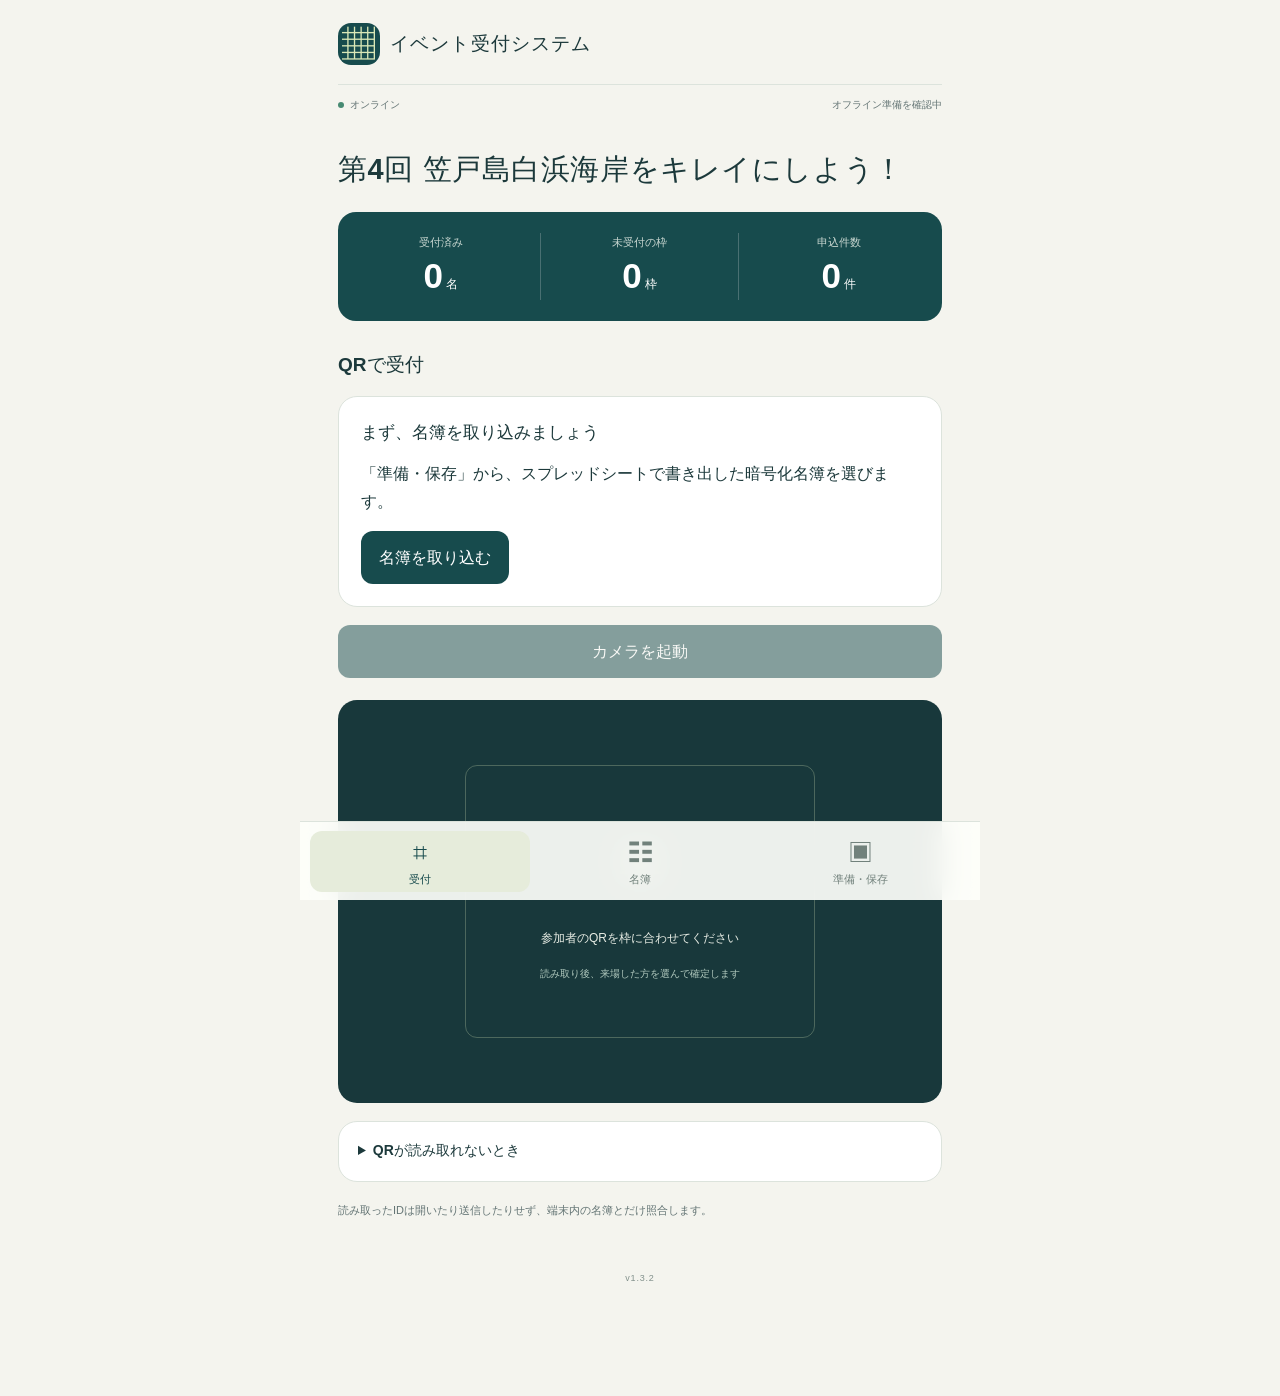
<file: docs/index.html>
<!doctype html>
<html lang="ja">
<head>
  <meta charset="utf-8">
  <meta name="viewport" content="width=device-width,initial-scale=1,viewport-fit=cover">
  <meta http-equiv="Content-Security-Policy" content="default-src 'none'; script-src 'self'; style-src 'self'; img-src 'self' data: blob:; media-src 'self' blob:; connect-src 'self'; worker-src 'self'; manifest-src 'self'; object-src 'none'; base-uri 'none'; form-action 'none'">
  <meta name="referrer" content="no-referrer">
  <meta name="theme-color" content="#143f43">
  <meta name="apple-mobile-web-app-capable" content="yes">
  <meta name="apple-mobile-web-app-status-bar-style" content="default">
  <meta name="apple-mobile-web-app-title" content="イベント受付システム">
  <meta name="description" content="イベントのオフライン受付。名簿と受付記録は端末内で暗号化保存。">
  <link rel="manifest" href="./manifest.webmanifest">
  <link rel="icon" href="./icon.svg" type="image/svg+xml">
  <link rel="apple-touch-icon" href="./icon-192.png">
  <link rel="stylesheet" href="./style.css">
  <title>イベント受付システム</title>
  <script defer src="./vendor/jsQR.js"></script>
  <script type="module" src="./app.mjs"></script>
</head>
<body>
<div class="shell">
  <header class="topbar"><a class="brand" href="./" aria-label="イベント受付システム ホーム"><span class="brand-icon" aria-hidden="true">▦</span><span>イベント受付システム</span></a></header>
  <div class="connection"><span id="network">接続を確認中</span><span id="offline-state" role="status">オフライン準備を確認中</span></div>
  <div id="notice" class="notice" role="status" aria-live="polite" hidden></div>
  <section id="gate" class="gate">
    <div class="card gate-card"><h2 id="gate-title">読み込み中</h2><p id="gate-help" class="muted">保存した受付データを開いています。起動用パスフレーズは不要です。</p>
      <button id="reload" class="secondary wide">再読み込み</button>
      <label class="file-button secondary" for="restore">暗号化バックアップから復元</label>
    </div>
    <p class="fine center">初回のみオンラインで準備。ホーム画面へ追加してから<br>そのアイコンで開き、名簿を取り込んでください。</p>
  </section>
  <main id="workspace" hidden>
    <section class="event-head"><h1 id="event-name">イベント受付</h1></section>
    <div class="stats" aria-label="受付状況"><div><span>受付済み</span><strong id="checked-count">0<small>名</small></strong></div><div><span>未受付の枠</span><strong id="remaining-count">0<small>枠</small></strong></div><div><span>申込件数</span><strong id="group-count">0<small>件</small></strong></div></div><p id="provisional-note" class="fine" hidden>人数と氏名に食い違いがある申込は、氏名不明の仮枠を含みます。実際に来場した方だけ選んで受付してください。</p>
    <section id="tab-scan" class="tab-panel">
      <div class="section-heading"><h2>QRで受付</h2></div>
      <div id="no-roster" class="card"><h3>まず、名簿を取り込みましょう</h3><p>「準備・保存」から、スプレッドシートで書き出した暗号化名簿を選びます。</p><button class="primary" data-tab="data">名簿を取り込む</button></div>
      <div class="camera-controls"><button id="start-camera" class="primary">カメラを起動</button><button id="stop-camera" class="secondary" hidden>カメラを停止</button></div>
      <div class="camera" id="camera-box"><video id="video" playsinline muted autoplay aria-label="受付用カメラ"></video><div id="camera-idle"><span class="scan-symbol" aria-hidden="true">⌗</span><p>参加者のQRを枠に合わせてください</p><p class="fine">読み取り後、来場した方を選んで確定します</p></div><div class="scan-frame" aria-hidden="true"></div></div>
      
      <details class="card compact"><summary>QRが読み取れないとき</summary><p class="muted">名簿から名前で探すか、メールに記載の受付番号を入力できます。以前の受付IDも使えます。</p><form id="manual-form"><label for="manual-id">受付番号・受付ID</label><input id="manual-id" autocomplete="off" autocapitalize="off" spellcheck="false" placeholder="EV2701-0001" maxlength="100"><button type="submit" class="secondary wide">申込を表示</button></form><button class="text-button" data-tab="list">名前から探す →</button></details>
      <p class="fine">読み取ったIDは開いたり送信したりせず、端末内の名簿とだけ照合します。</p>
    </section>
    <section id="tab-list" class="tab-panel" hidden><div class="section-heading"><h2>名簿を探す</h2><span id="list-count" class="muted"></span></div><label for="search">氏名・代表者名・受付番号・受付ID</label><input id="search" type="search" placeholder="名前・受付番号を入力" autocomplete="off"><label for="filter" class="sr-only">受付状態</label><select id="filter"><option value="all">すべて表示</option><option value="pending">未受付のみ</option><option value="checked">受付済みのみ</option><option value="review">当日確認が必要な申込</option></select><div id="people-list" class="people-list"></div><p id="list-limit" class="fine"></p></section>
    <section id="tab-data" class="tab-panel" hidden>
      <div class="section-heading"><h2>準備・保存</h2><span class="pill">受付前にチェック</span></div>
      <div id="legacy-card" class="card" hidden><h3>旧版の記録を引き継ぐ（任意）</h3><p class="muted">旧版の暗号化記録をそのまま保管しています。サイトを開くためのパスワードは不要です。以前の受付済み記録が必要な場合だけ、下の操作で引き継げます。</p><label for="legacy-record">保管した記録</label><select id="legacy-record"></select><button id="migrate" class="secondary wide">旧版の記録を引き継ぐ</button><button id="legacy-export" class="secondary wide">旧版の暗号化ファイルを保存</button><p class="fine">引き継ぎには旧版で設定したパスフレーズが必要です。通常のバックアップには現在の受付データを保存します。保管分は上のボタンから別に保存できます。</p></div>
      <div class="card"><h3>1. 暗号化した受付名簿を取り込む</h3><p class="muted">PCのスプレッドシートで「イベント受付 → 受付名簿を暗号化して書き出す」を選び、保存したJSONだけをiPhoneへ渡してください。電話番号・住所・メールは含みません。</p><label class="file-button primary" for="roster-file">暗号化名簿を選ぶ</label><input id="roster-file" type="file" accept=".json,application/json" hidden><p id="import-info" class="fine">まだ取り込まれていません。</p><p class="fine">書き出し時の受け渡し用パスフレーズを入力します。再取り込み時も、同じ人物IDの受付記録を引き継ぎます。平文CSVは取り込みません。</p></div>
      <div class="card"><h3>2. オフラインで起動を確認</h3><p class="muted">Safariの共有メニューから「ホーム画面に追加」。そのアイコンで開いて名簿を取り込み、機内モードでアプリを開き直してください。</p><button id="check-offline" class="secondary wide">必要ファイルの保存を確認</button><p id="cache-detail" class="fine"></p><p class="fine">「準備完了」はファイル保存の確認です。実際のiPhoneでQR読取・受付・再起動まで確認してから本番で使ってください。</p></div>
      <div class="card"><h3>3. 記録のバックアップ</h3><p class="muted">名簿・受付日時・当日確認メモをまとめて保存します。バックアップ用パスフレーズを設定し、その言葉で復元します。アプリ起動時の入力は不要です。</p><button id="backup" class="primary wide">暗号化バックアップを保存</button><label class="file-button secondary" for="restore">暗号化バックアップから復元</label><button id="export-csv" class="secondary wide">受付結果をCSVで保存（暗号化なし）</button><p class="fine">受付記録はGoogleへ自動同期されません。終了後にバックアップを保存してください。</p></div>
      <div class="card"><h3>セキュリティと運用</h3><ul class="guide-list"><li>起動用パスフレーズ・自動ロックはありません。iPhoneのパスコード・Face IDで端末を保護してください。</li><li>名簿・受付日時は端末に保存した暗号鍵で暗号化し、自動で開きます。</li><li>受付確定は保存完了後に表示。二重受付を検出します。</li><li>QRの転送やスクリーンショットは防げません。表示された氏名を本人と確認してください。</li><li>サイトデータの削除・アプリ削除・端末故障に備え、暗号化バックアップを保管してください。</li></ul><button id="erase" class="danger wide">この端末の名簿と記録を削除</button></div>
    </section>
  </main>
  <footer class="footnote">v1.3.2</footer>
</div>
<nav id="navigation" class="bottom-nav" aria-label="メニュー" hidden><button class="active" data-tab="scan" aria-current="page"><span aria-hidden="true">⌗</span>受付</button><button data-tab="list"><span aria-hidden="true">☷</span>名簿</button><button data-tab="data"><span aria-hidden="true">▣</span>準備・保存</button></nav>
<dialog id="group-dialog"><div class="dialog-head"><div><p class="eyebrow">ARRIVAL CONFIRMATION</p><h2 id="group-title">来場した方を選択</h2></div><button id="close-group" class="small" aria-label="閉じる">閉じる</button></div><p id="group-status" class="muted"></p><div id="dialog-notice" class="notice" role="status" aria-live="polite" hidden></div><div id="group-warning" class="notice error" hidden></div><form id="checkin-form"><div id="group-members"></div><button id="checkin-submit" type="submit" class="primary wide">選択した方を受付</button></form><p class="fine">全員が揃っていなくても、来場した方だけ受付できます。</p><section id="review-section" class="review-section" hidden><h3>当日確認の記録</h3><label for="review-note">実際の人数・氏名などの確認メモ（任意）</label><textarea id="review-note" rows="3" maxlength="2000" placeholder="例：追加は2名。氏名不明の枠は来場なし。"></textarea><p id="review-status" class="fine"></p><button id="save-review" class="secondary wide" type="button">確認済みにしてメモを保存</button><p class="fine">受付の確定とは別の操作です。メモはこの端末内に保存し、受付結果CSVにも出力します。</p></section></dialog>
<dialog id="import-dialog"><div class="dialog-head"><h2>暗号化名簿を開く</h2><button id="import-cancel" class="small" type="button">取り消す</button></div><p class="muted">PCで書き出すときに設定した、受け渡し用パスフレーズを入力してください。取り込み後のアプリ起動時には入力しません。</p><div id="import-error" class="notice error" role="status" aria-live="polite" hidden></div><form id="import-form"><label for="import-passphrase">受け渡し用パスフレーズ</label><input id="import-passphrase" type="password" maxlength="200" autocomplete="off" required><button id="import-submit" type="submit" class="primary wide">復号して取り込む</button></form><p class="fine">復号と名簿の検証が完了するまで、現在の名簿・受付記録を変更しません。受け渡し用パスフレーズは保存しません。</p></dialog>
<dialog id="backup-dialog"><div class="dialog-head"><h2 id="backup-title">暗号化バックアップ</h2><button id="backup-cancel" class="small" type="button">取り消す</button></div><p id="backup-help" class="muted"></p><div id="backup-error" class="notice error" role="status" aria-live="polite" hidden></div><form id="backup-form"><label for="backup-passphrase">ファイル用パスフレーズ</label><input id="backup-passphrase" type="password" maxlength="200" required autocomplete="off"><div id="backup-confirm-wrap" hidden><label for="backup-confirm">もう一度入力</label><input id="backup-confirm" type="password" maxlength="200" autocomplete="new-password"></div><button id="backup-submit" class="primary wide" type="submit">続ける</button></form><p class="fine">パスフレーズは保存しません。バックアップを復元する際に必要です。</p></dialog>
<input id="restore" type="file" accept=".json,application/json" hidden>
<noscript>この受付アプリを使用するにはJavaScriptを有効にしてください。</noscript>
</body></html>
</file>
<file: docs/style.css>
:root{font-family:-apple-system,BlinkMacSystemFont,"Hiragino Kaku Gothic ProN","Yu Gothic",sans-serif;color:#1c393b;background:#f4f4ee;font-synthesis:none;--green:#174b4d;--muted:#637474;--line:#dce3dc;--cream:#f4f4ee;--accent:#dbe8b7}*{box-sizing:border-box}body{margin:0;line-height:1.7}button,input,select{font:inherit}button,.file-button{touch-action:manipulation}button{cursor:pointer}button:disabled{opacity:.5;cursor:wait}button:focus-visible,a:focus-visible,summary:focus-visible{outline:3px solid #d59d28;outline-offset:3px}input,select{width:100%;min-height:50px;padding:12px 14px;background:#fff;border:1px solid #b8c8c3;border-radius:12px;color:#193c3f;font-size:16px}input:focus,select:focus{outline:2px solid #267a72;outline-offset:1px}label{display:block;font-size:14px;font-weight:600;margin:12px 0 6px}button{border:0;border-radius:12px;padding:13px 18px;min-height:48px;font-weight:650}a{color:inherit}.shell{max-width:680px;margin:auto;padding:env(safe-area-inset-top) 22px 110px}.topbar{display:flex;align-items:center;justify-content:space-between;padding:23px 0 19px;border-bottom:1px solid var(--line)}.brand{display:flex;gap:10px;align-items:center;text-decoration:none;font-size:19px;font-weight:700;letter-spacing:.06em;line-height:1.3}.brand-icon{display:grid;place-items:center;width:42px;height:42px;border-radius:13px;background:var(--green);color:var(--accent);font-size:33px}.brand-sub{display:block;font-size:9px;font-weight:600;letter-spacing:.15em;margin-top:4px}.connection{display:flex;justify-content:space-between;gap:10px;font-size:10px;color:var(--muted);padding:11px 0;flex-wrap:wrap}.connection span:first-child:before{content:"";display:inline-block;width:6px;height:6px;border-radius:50%;background:#478a72;margin-right:6px}.eyebrow{font-size:10px;font-weight:700;letter-spacing:.17em;color:#5b7b73;margin:0 0 10px}.gate{padding-top:40px}.gate h1{font-size:clamp(30px,7vw,43px);line-height:1.5;letter-spacing:.02em;margin:0 0 20px;font-weight:700}.muted{color:var(--muted);font-size:14px}h1,h2,h3,p{overflow-wrap:anywhere}h2{font-size:20px;margin:0}h3{font-size:17px;margin:0 0 12px}p{margin:10px 0 16px}.card{background:#fff;border:1px solid var(--line);border-radius:19px;padding:22px;margin:18px 0}.gate-card{margin-top:30px}.gate-card h2{margin-top:15px}.pill{display:inline-block;padding:4px 9px;font-size:10px;font-weight:700;letter-spacing:.03em;border-radius:5px;background:#e9f0df;color:#3d6353}.primary{background:var(--green);color:#fff}.primary:active{background:#286366}.secondary{background:#eaf0eb;color:var(--green)}.small{background:#e6ece5;color:var(--green);padding:7px 12px;font-size:12px;min-height:40px}.wide{width:100%;margin-top:12px}.file-button{display:block;text-align:center;font-size:15px;padding:13px 16px;border-radius:12px;cursor:pointer;min-height:50px}.fine{font-size:11px;color:var(--muted);line-height:1.85}.center{text-align:center}.event-head{padding:24px 0 15px}.event-head h1{font-size:24px;line-height:1.5;margin:0;letter-spacing:.02em}.stats{display:grid;grid-template-columns:repeat(3,1fr);background:var(--green);color:#fff;border-radius:18px;padding:21px 4px;margin:5px 0 28px}.stats>div{text-align:center;border-right:1px solid #497072}.stats>div:last-child{border:none}.stats span{display:block;font-size:11px;color:#c9d7d1}.stats strong{display:block;font-size:35px;font-weight:600;line-height:1.4;font-variant-numeric:tabular-nums}.stats small{font-size:12px;margin-left:3px;font-weight:500}.section-heading{display:flex;align-items:center;justify-content:space-between;gap:8px;margin:20px 0 15px}.section-heading h2{font-size:19px}.camera{aspect-ratio:1.2;background:#18383b;border-radius:19px;position:relative;overflow:hidden;color:#e7ece4;display:grid;place-items:center}.camera video{position:absolute;width:100%;height:100%;object-fit:cover}.camera video:not(.live){visibility:hidden}#camera-idle{text-align:center;z-index:1;padding:25px}#camera-idle p{font-size:12px}#camera-idle .fine{font-size:10px;color:#b1c9be}.scan-symbol{font-size:82px;font-weight:200;color:#d9e9ba;line-height:1.4}.scan-frame{position:absolute;inset:16% 21%;border:1px solid #dbe8b745;border-radius:12px;pointer-events:none}.camera-controls{display:flex;gap:10px;margin:14px 0 22px}.camera-controls button{flex:1}.compact{padding:17px 19px}.compact summary{cursor:pointer;font-size:14px;font-weight:600;min-height:25px}.text-button{color:var(--green);background:transparent;font-size:13px;padding-left:0}.people-list{margin-top:18px}.person-row{display:flex;align-items:center;justify-content:space-between;gap:10px;background:#fff;border:1px solid var(--line);border-radius:13px;padding:15px;margin:9px 0;width:100%;text-align:left}.person-name{font-size:15px;font-weight:650}.person-detail{display:block;font-size:11px;font-weight:400;color:var(--muted);margin-top:4px}.badge{white-space:nowrap;font-size:11px;padding:4px 9px;border-radius:6px;background:#eee;color:#667}.badge.done{background:#e2edce;color:#395c36}.notice{border-radius:12px;background:#e6edda;border:1px solid #d1dfbe;padding:13px 16px;font-size:13px;margin:12px 0}.notice.error{background:#fff0e6;border-color:#edc7b6;color:#8b4028}.notice.success{background:#dcecd8;color:#2c5b37}.footnote{font-size:9px;letter-spacing:.09em;color:#81908b;text-align:center;padding-top:35px}.footnote span{margin:0 7px}.bottom-nav{position:fixed;bottom:0;left:50%;transform:translateX(-50%);width:min(680px,100%);background:#fdfefaed;backdrop-filter:blur(14px);border-top:1px solid var(--line);display:flex;padding:9px 10px calc(8px + env(safe-area-inset-bottom));z-index:5}.bottom-nav button{flex:1;border-radius:12px;background:transparent;color:#71817b;font-size:11px;padding:5px 8px;line-height:1.4}.bottom-nav button>span{font-size:25px;display:block;font-weight:400;line-height:1.3;margin-bottom:3px}.bottom-nav button.active{color:var(--green);background:#e6ecdb}.guide-list{padding-left:19px;font-size:12px;color:var(--muted)}.guide-list li{margin:10px 0}.danger{background:#fff2eb;color:#9a4432;border:1px solid #f1d9cc}dialog{width:min(600px,calc(100% - 28px));max-height:88dvh;overflow:auto;border:1px solid var(--line);border-radius:22px;padding:24px;color:#1c393b;background:var(--cream)}dialog::backdrop{background:#0b292cc9}.dialog-head{display:flex;align-items:center;justify-content:space-between;gap:12px}.member{padding:15px;background:white;border:1px solid var(--line);border-radius:13px;margin:10px 0}.member label{display:flex;align-items:flex-start;gap:12px;margin:0;cursor:pointer}.member input{width:24px;min-height:24px;height:24px;margin:3px 0;flex-shrink:0;accent-color:var(--green)}.member-note{display:block;font-size:11px;font-weight:400;color:#73583f;white-space:pre-line;margin-top:7px}.undo{background:transparent;color:#8e4e35;padding:4px 0;min-height:36px;font-size:11px}.sr-only{position:absolute;width:1px;height:1px;padding:0;overflow:hidden;clip:rect(0,0,0,0);white-space:nowrap;border:0}[hidden]{display:none!important}select{margin-top:10px}#no-roster{margin-top:0}#notice{position:sticky;top:8px;z-index:8}#group-members{margin-top:15px}@media(min-width:650px){.shell{padding-left:38px;padding-right:38px}.gate{padding-top:54px}.camera{aspect-ratio:1.5}.gate-card{padding:30px}.event-head h1{font-size:29px}}@media(prefers-reduced-motion:no-preference){button{transition:background .15s}dialog[open]{animation:appear .15s ease-out}@keyframes appear{from{opacity:0;transform:translateY(8px)}to{opacity:1;transform:translateY(0)}}
textarea{font:inherit;font-size:16px;width:100%;padding:12px 14px;border:1px solid #b8c8c3;border-radius:12px;color:#193c3f;background:#fff;resize:vertical}textarea:focus{outline:2px solid #267a72;outline-offset:1px}.review-section{border-top:1px solid #dce3dc;margin-top:24px;padding-top:22px}.review-badge{display:inline-block;margin:5px 0 0;padding:2px 6px;background:#fff0e6;color:#8b4028;font-size:10px;border-radius:4px}#group-warning{white-space:pre-line;font-size:12px}#provisional-note{margin-top:-12px;margin-bottom:24px}
@media(max-width:649px){#workspace .event-head{padding:12px 0 8px}#workspace .event-head .eyebrow,#workspace .event-head>.muted{display:none}#workspace .event-head h1{font-size:19px}#workspace .stats{padding:12px 4px;margin:5px 0 22px}#workspace .stats strong{font-size:30px}#tab-scan .camera-controls{margin:0 0 14px}}
.topbar{gap:8px}.brand-icon,#lock{flex-shrink:0}#lock{white-space:nowrap}@media(max-width:360px){.brand{gap:8px;font-size:15px;letter-spacing:0}}
</file>
